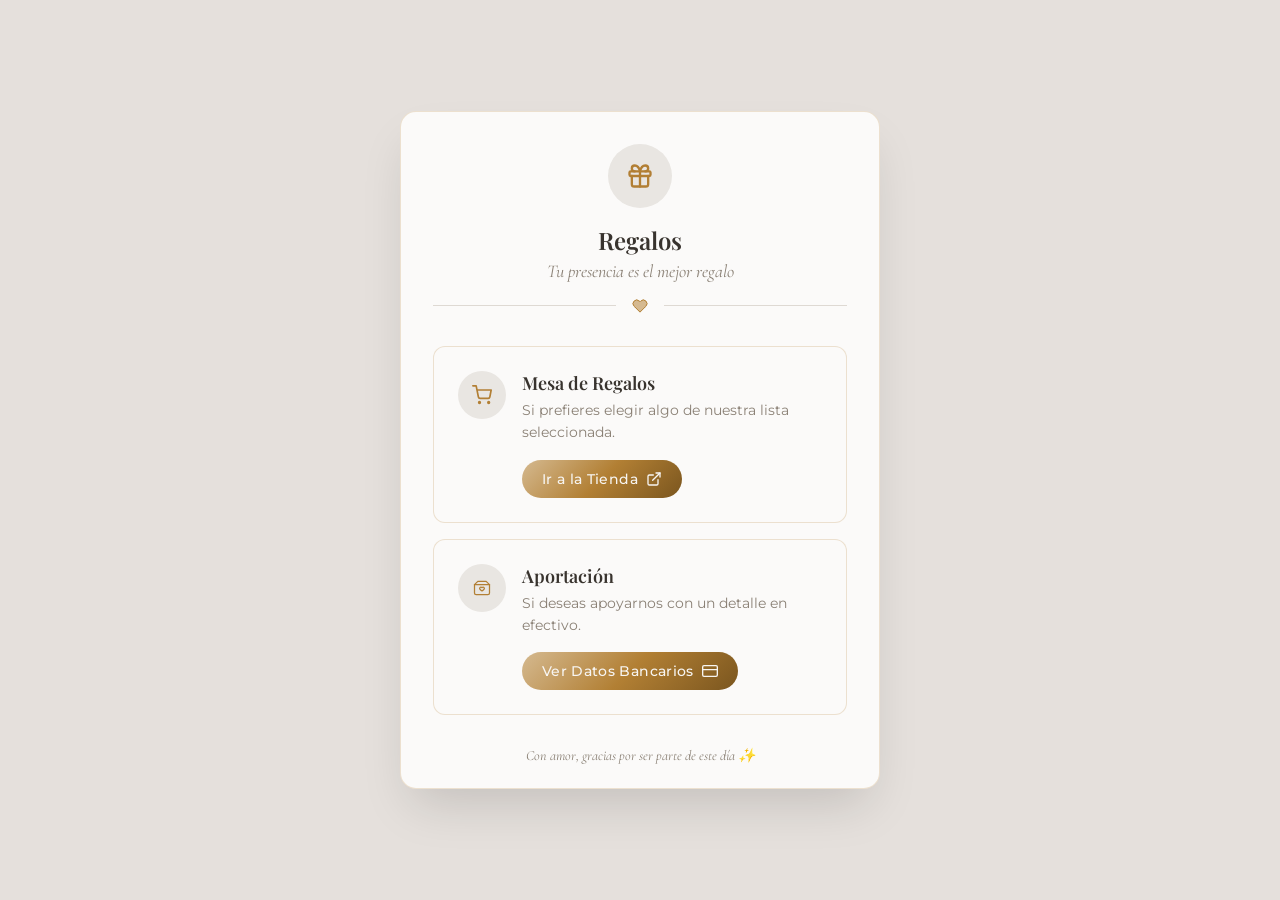
<file: index.html>
<!DOCTYPE html>
<html lang="es">
<head>
  <meta charset="UTF-8">
  <meta name="viewport" content="width=device-width, initial-scale=1.0">
  <title>Regalos de Boda</title>
  <link href="https://fonts.googleapis.com/css2?family=Playfair+Display:wght@400;500;600;700&family=Cormorant+Garamond:ital,wght@0,300;0,400;1,300;1,400&family=Montserrat:wght@300;400;500&display=swap" rel="stylesheet">
  <link rel="stylesheet" href="styles.css">
</head>
<body>

  <div class="card">
    <!-- Header -->
    <div class="card-header">
      <div class="icon-circle">
        <svg viewBox="0 0 24 24" fill="none" stroke="currentColor" stroke-width="2" stroke-linecap="round" stroke-linejoin="round">
          <rect x="3" y="8" width="18" height="4" rx="1" ry="1"/>
          <path d="M12 8v13"/>
          <path d="M19 12v7a2 2 0 01-2 2H7a2 2 0 01-2-2v-7"/>
          <path d="M7.5 8a2.5 2.5 0 010-5A4.8 8 0 0112 8a4.8 8 0 014.5-5 2.5 2.5 0 010 5"/>
        </svg>
      </div>
      <h2>Regalos</h2>
      <p class="font-script">Tu presencia es el mejor regalo</p>
    </div>

    <!-- Divider -->
    <div class="divider">
      <div class="divider-line"></div>
      <svg viewBox="0 0 24 24" fill="hsl(36, 45%, 70%)" stroke="hsl(36, 55%, 45%)" stroke-width="1.5">
        <path d="M20.84 4.61a5.5 5.5 0 00-7.78 0L12 5.67l-1.06-1.06a5.5 5.5 0 00-7.78 7.78l1.06 1.06L12 21.23l7.78-7.78 1.06-1.06a5.5 5.5 0 000-7.78z"/>
      </svg>
      <div class="divider-line"></div>
    </div>

    <!-- Options -->
    <div class="options">
      <!-- Option 1: Mesa de Regalos -->
      <div class="option">
        <div class="option-icon">
          <svg viewBox="0 0 24 24" fill="none" stroke="currentColor" stroke-width="2" stroke-linecap="round" stroke-linejoin="round">
            <circle cx="9" cy="21" r="1"/><circle cx="20" cy="21" r="1"/>
            <path d="M1 1h4l2.68 13.39a2 2 0 002 1.61h9.72a2 2 0 002-1.61L23 6H6"/>
          </svg>
        </div>
        <div class="option-content">
          <h3>Mesa de Regalos</h3>
          <p>Si prefieres elegir algo de nuestra lista seleccionada.</p>
          <a href="https://www.amazon.com" target="_blank" rel="noopener noreferrer" class="btn-gold">
            Ir a la Tienda
            <svg viewBox="0 0 24 24" fill="none" stroke="currentColor" stroke-width="2" stroke-linecap="round" stroke-linejoin="round">
              <path d="M18 13v6a2 2 0 01-2 2H5a2 2 0 01-2-2V8a2 2 0 012-2h6"/>
              <polyline points="15 3 21 3 21 9"/>
              <line x1="10" y1="14" x2="21" y2="3"/>
            </svg>
          </a>
        </div>
      </div>

      <!-- Option 2: Aportación -->
      <div class="option">
        <div class="option-icon">
          <svg viewBox="0 0 24 24" fill="none" stroke="currentColor" stroke-width="1.5" stroke-linecap="round" stroke-linejoin="round">
            <path d="M3 8l4-4h10l4 4"/>
            <path d="M3 8v10a2 2 0 002 2h14a2 2 0 002-2V8"/>
            <path d="M3 8h18"/>
            <path d="M12 11.5c-.5-.5-1.5-1-2.5 0s0 2.5 2.5 4c2.5-1.5 3.5-3 2.5-4s-2-.5-2.5 0z"/>
          </svg>
        </div>
        <div class="option-content">
          <h3>Aportación</h3>
          <p>Si deseas apoyarnos con un detalle en efectivo.</p>
          <a href="https://cuentapro11.github.io/numeroo/" class="btn-gold">
            Ver Datos Bancarios
            <svg viewBox="0 0 24 24" fill="none" stroke="currentColor" stroke-width="2" stroke-linecap="round" stroke-linejoin="round">
              <rect x="1" y="4" width="22" height="16" rx="2" ry="2"/>
              <line x1="1" y1="10" x2="23" y2="10"/>
            </svg>
          </a>
        </div>
      </div>
    </div>

    <!-- Footer -->
    <div class="card-footer">
      <p class="font-script">Con amor, gracias por ser parte de este día ✨</p>
    </div>
  </div>

  <script src="jave.ts"></script>
</body>
</html>
</file>
<file: styles.css>
* {
  margin: 0;
  padding: 0;
  box-sizing: border-box;
}

body {
  font-family: 'Montserrat', sans-serif;
  background-color: hsl(30, 15%, 88%);
  color: hsl(30, 10%, 20%);
  min-height: 100vh;
  display: flex;
  align-items: center;
  justify-content: center;
  padding: 1rem;
}

h2, h3 {
  font-family: 'Playfair Display', serif;
}

.font-script {
  font-family: 'Cormorant Garamond', serif;
  font-style: italic;
}

/* ── Card ── */
.card {
  width: 100%;
  max-width: 480px;
  background: hsl(30, 20%, 98%);
  border-radius: 1rem;
  box-shadow: 0 25px 50px -12px rgba(0, 0, 0, 0.15);
  border: 1px solid hsla(36, 45%, 70%, 0.4);
  overflow: hidden;
}

/* ── Header ── */
.card-header {
  padding: 2rem 2rem 1rem;
  text-align: center;
}

.icon-circle {
  display: inline-flex;
  align-items: center;
  justify-content: center;
  width: 4rem;
  height: 4rem;
  border-radius: 50%;
  background: hsl(30, 15%, 90%);
  margin-bottom: 1rem;
}

.icon-circle svg {
  width: 1.75rem;
  height: 1.75rem;
  color: hsl(36, 55%, 45%);
}

.card-header h2 {
  font-size: 1.5rem;
  font-weight: 600;
  margin-bottom: 0.25rem;
}

.card-header p {
  font-size: 1.125rem;
  color: hsl(30, 8%, 50%);
}

/* ── Divider ── */
.divider {
  display: flex;
  align-items: center;
  gap: 1rem;
  padding: 0 2rem;
}

.divider-line {
  flex: 1;
  height: 1px;
  background: hsl(30, 15%, 85%);
}

.divider svg {
  width: 1rem;
  height: 1rem;
  color: hsl(36, 55%, 45%);
}

/* ── Options ── */
.options {
  padding: 2rem;
  display: flex;
  flex-direction: column;
  gap: 1rem;
}

.option {
  border-radius: 0.75rem;
  border: 1px solid hsla(36, 45%, 70%, 0.4);
  background: hsl(30, 20%, 98%);
  padding: 1.5rem;
  display: flex;
  gap: 1rem;
  align-items: flex-start;
  transition: all 0.3s ease;
}

.option:hover {
  box-shadow: 0 10px 25px -5px rgba(0, 0, 0, 0.1);
  border-color: hsl(36, 45%, 70%);
}

.option-icon {
  flex-shrink: 0;
  width: 3rem;
  height: 3rem;
  border-radius: 50%;
  background: hsl(30, 15%, 90%);
  display: flex;
  align-items: center;
  justify-content: center;
  transition: background 0.3s ease;
}

.option:hover .option-icon {
  background: hsla(36, 55%, 45%, 0.1);
}

.option-icon svg {
  width: 1.25rem;
  height: 1.25rem;
  color: hsl(36, 55%, 45%);
}

.option-content {
  flex: 1;
  min-width: 0;
}

.option-content h3 {
  font-size: 1.125rem;
  font-weight: 600;
  margin-bottom: 0.25rem;
}

.option-content p {
  font-size: 0.875rem;
  color: hsl(30, 8%, 50%);
  line-height: 1.6;
  margin-bottom: 1rem;
}

/* ── Gold Button ── */
.btn-gold {
  display: inline-flex;
  align-items: center;
  gap: 0.5rem;
  padding: 0.625rem 1.25rem;
  border-radius: 9999px;
  background: linear-gradient(135deg, hsl(36, 45%, 70%), hsl(36, 55%, 45%), hsl(36, 60%, 30%));
  color: hsl(30, 25%, 96%);
  font-size: 0.875rem;
  font-weight: 500;
  letter-spacing: 0.025em;
  text-decoration: none;
  border: none;
  cursor: pointer;
  transition: all 0.3s ease;
}

.btn-gold:hover {
  box-shadow: 0 4px 15px rgba(0, 0, 0, 0.15);
  transform: scale(1.02);
}

.btn-gold svg {
  width: 1rem;
  height: 1rem;
}

/* ── Footer ── */
.card-footer {
  padding: 0 2rem 1.5rem;
  text-align: center;
}

.card-footer p {
  font-size: 0.875rem;
  color: hsl(30, 8%, 50%);
}
</file>
<file: diseno.css>
* {
  margin: 0;
  padding: 0;
  box-sizing: border-box;
}

body {
  font-family: 'Montserrat', sans-serif;
  background-color: hsl(30, 15%, 88%);
  color: hsl(30, 10%, 20%);
  min-height: 100vh;
  display: flex;
  align-items: center;
  justify-content: center;
  padding: 1rem;
}

h2, h3 {
  font-family: 'Playfair Display', serif;
}

.font-script {
  font-family: 'Cormorant Garamond', serif;
  font-style: italic;
}

/* ── Card ── */
.card {
  width: 100%;
  max-width: 480px;
  background: hsl(30, 20%, 98%);
  border-radius: 1rem;
  box-shadow: 0 25px 50px -12px rgba(0, 0, 0, 0.15);
  border: 1px solid hsla(36, 45%, 70%, 0.4);
  overflow: hidden;
}

/* ── Header ── */
.card-header {
  padding: 2rem 2rem 1rem;
  text-align: center;
}

.icon-circle {
  display: inline-flex;
  align-items: center;
  justify-content: center;
  width: 4rem;
  height: 4rem;
  border-radius: 50%;
  background: hsl(30, 15%, 90%);
  margin-bottom: 1rem;
}

.icon-circle svg {
  width: 1.75rem;
  height: 1.75rem;
  color: hsl(36, 55%, 45%);
}

.card-header h2 {
  font-size: 1.5rem;
  font-weight: 600;
  margin-bottom: 0.25rem;
}

.card-header p {
  font-size: 1.125rem;
  color: hsl(30, 8%, 50%);
}

/* ── Divider ── */
.divider {
  display: flex;
  align-items: center;
  gap: 1rem;
  padding: 0 2rem;
}

.divider-line {
  flex: 1;
  height: 1px;
  background: hsl(30, 15%, 85%);
}

.divider svg {
  width: 1rem;
  height: 1rem;
  color: hsl(36, 55%, 45%);
}

/* ── Options ── */
.options {
  padding: 2rem;
  display: flex;
  flex-direction: column;
  gap: 1rem;
}

.option {
  border-radius: 0.75rem;
  border: 1px solid hsla(36, 45%, 70%, 0.4);
  background: hsl(30, 20%, 98%);
  padding: 1.5rem;
  display: flex;
  gap: 1rem;
  align-items: flex-start;
  transition: all 0.3s ease;
}

.option:hover {
  box-shadow: 0 10px 25px -5px rgba(0, 0, 0, 0.1);
  border-color: hsl(36, 45%, 70%);
}

.option-icon {
  flex-shrink: 0;
  width: 3rem;
  height: 3rem;
  border-radius: 50%;
  background: hsl(30, 15%, 90%);
  display: flex;
  align-items: center;
  justify-content: center;
  transition: background 0.3s ease;
}

.option:hover .option-icon {
  background: hsla(36, 55%, 45%, 0.1);
}

.option-icon svg {
  width: 1.25rem;
  height: 1.25rem;
  color: hsl(36, 55%, 45%);
}

.option-content {
  flex: 1;
  min-width: 0;
}

.option-content h3 {
  font-size: 1.125rem;
  font-weight: 600;
  margin-bottom: 0.25rem;
}

.option-content p {
  font-size: 0.875rem;
  color: hsl(30, 8%, 50%);
  line-height: 1.6;
  margin-bottom: 1rem;
}

/* ── Gold Button ── */
.btn-gold {
  display: inline-flex;
  align-items: center;
  gap: 0.5rem;
  padding: 0.625rem 1.25rem;
  border-radius: 9999px;
  background: linear-gradient(135deg, hsl(36, 45%, 70%), hsl(36, 55%, 45%), hsl(36, 60%, 30%));
  color: hsl(30, 25%, 96%);
  font-size: 0.875rem;
  font-weight: 500;
  letter-spacing: 0.025em;
  text-decoration: none;
  border: none;
  cursor: pointer;
  transition: all 0.3s ease;
}

.btn-gold:hover {
  box-shadow: 0 4px 15px rgba(0, 0, 0, 0.15);
  transform: scale(1.02);
}

.btn-gold svg {
  width: 1rem;
  height: 1rem;
}

/* ── Footer ── */
.card-footer {
  padding: 0 2rem 1.5rem;
  text-align: center;
}

.card-footer p {
  font-size: 0.875rem;
  color: hsl(30, 8%, 50%);
}
</file>
